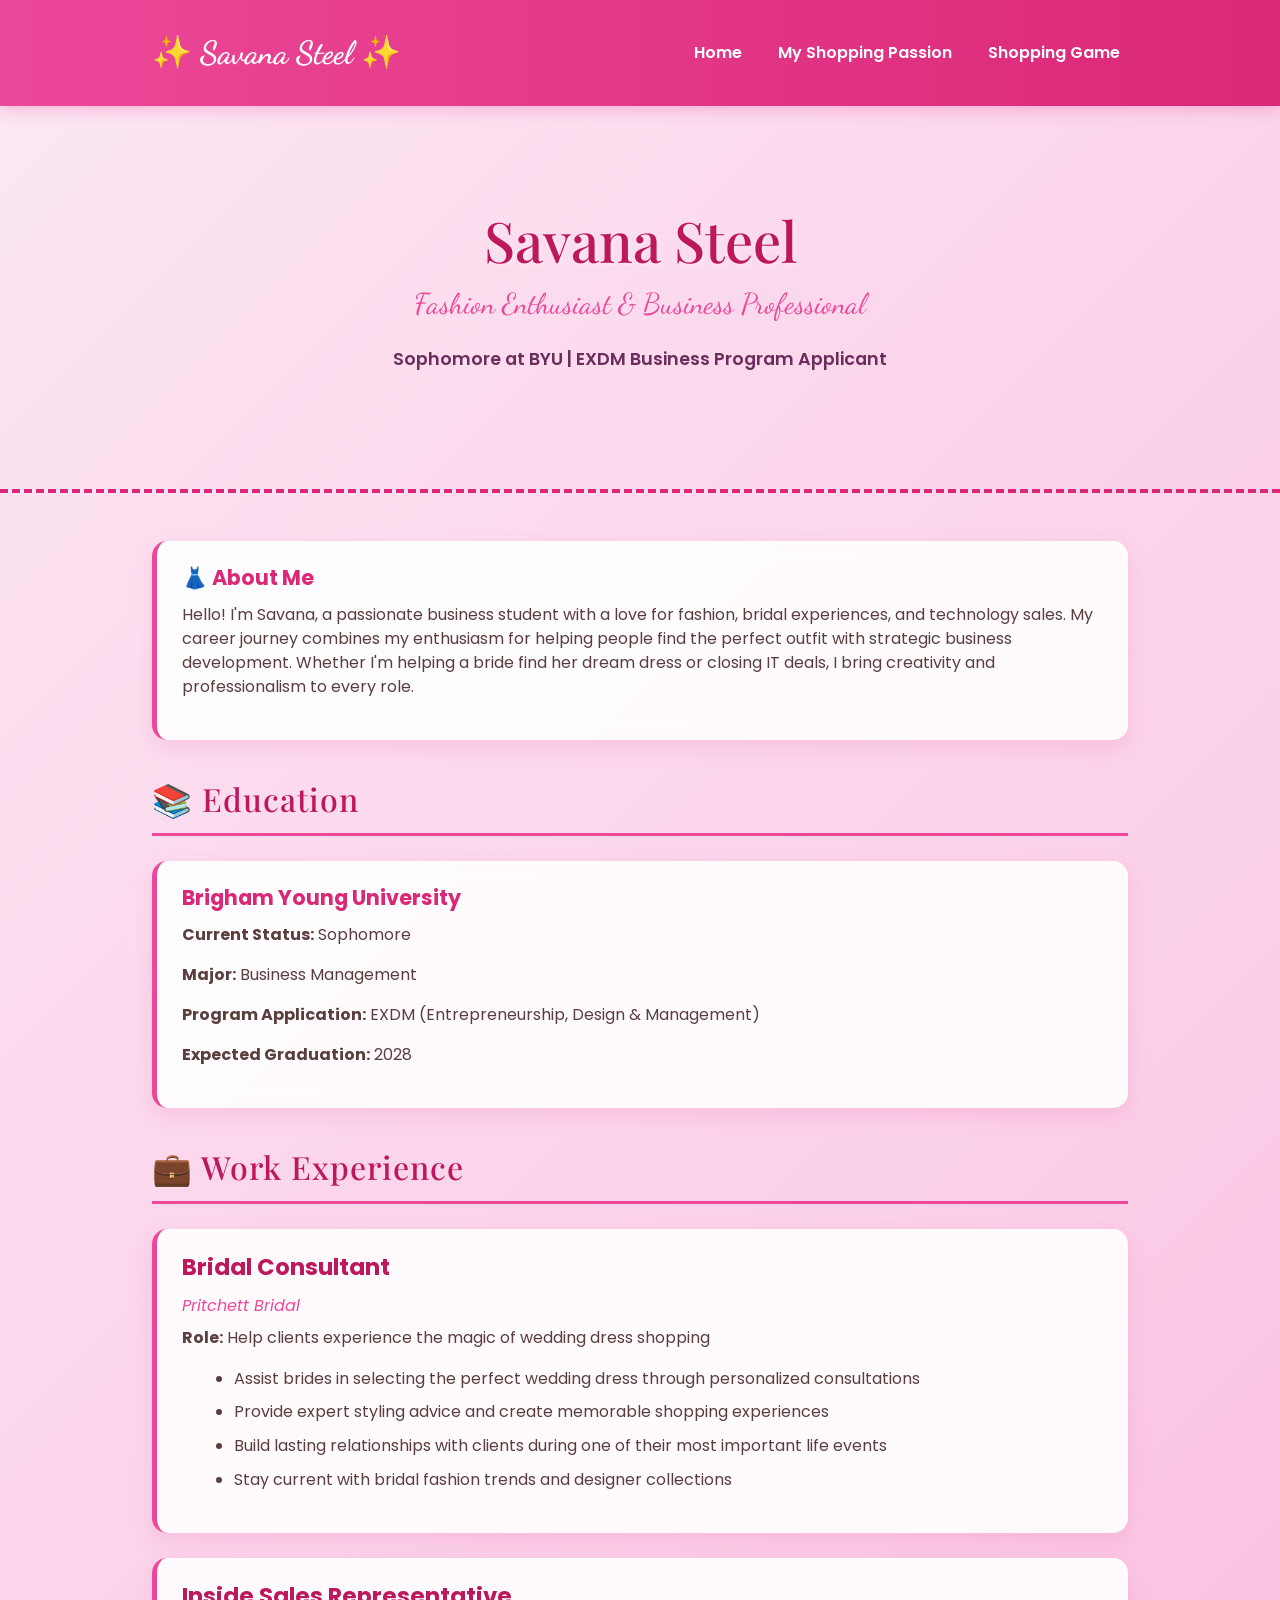
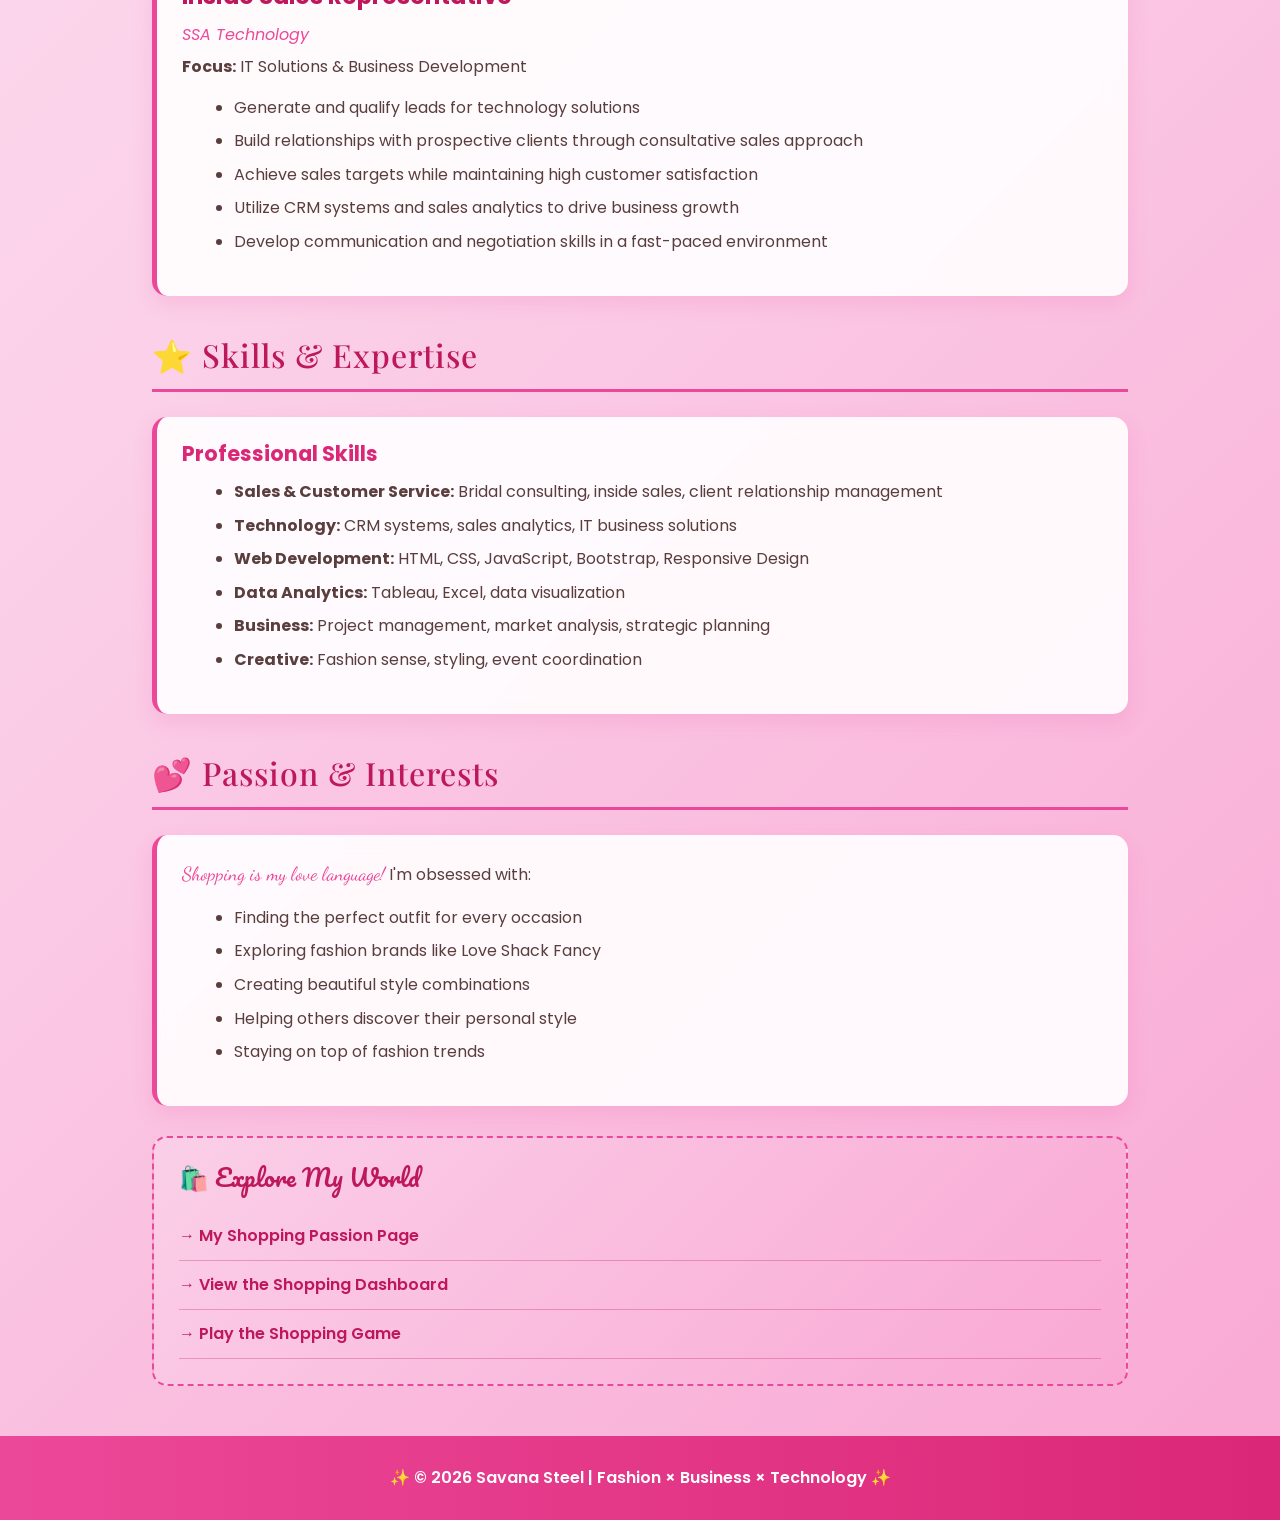
<file: index.html>
<!DOCTYPE html>
<html lang="en">
<head>
  <meta charset="UTF-8">
  <meta name="viewport" content="width=device-width, initial-scale=1.0">
  <title>Savana Steel - Shopping & Fashion</title>
  <link href="https://cdn.jsdelivr.net/npm/bootstrap@5.3.0/dist/css/bootstrap.min.css" rel="stylesheet">
  <link href="https://fonts.googleapis.com/css2?family=Playfair+Display:wght@700&family=Poppins:wght@400;600&family=Dancing+Script:wght@700&family=Pacifico&display=swap" rel="stylesheet">
  <style>
    * {
      margin: 0;
      padding: 0;
      box-sizing: border-box;
    }

    body {
      background: linear-gradient(135deg, #fce7f3 0%, #fbcfe8 50%, #f9a8d4 100%);
      color: #5a3e3e;
      font-family: 'Poppins', sans-serif;
      min-height: 100vh;
    }

    /* Navbar */
    .navbar {
      background: linear-gradient(90deg, #ec4899, #db2777) !important;
      box-shadow: 0 4px 15px rgba(236, 72, 153, 0.3);
      padding: 1.5rem;
    }

    .navbar-brand {
      font-family: 'Dancing Script', cursive;
      font-size: 2em;
      color: white !important;
      font-weight: 700;
    }

    .nav-link {
      color: white !important;
      font-weight: 600;
      margin-left: 20px;
      transition: all 0.3s ease;
      font-family: 'Poppins', sans-serif;
    }

    .nav-link:hover {
      color: #fef3c7 !important;
      transform: scale(1.05);
    }

    /* Hero Section */
    .hero {
      background: linear-gradient(135deg, #fce7f3, #fbcfe8);
      padding: 100px 0;
      text-align: center;
      border-bottom: 4px dashed #db2777;
    }

    .hero h1 {
      font-family: 'Playfair Display', serif;
      font-size: 3.5em;
      color: #be185d;
      margin-bottom: 10px;
      text-shadow: 2px 2px 4px rgba(255, 255, 255, 0.5);
    }

    .hero .tagline {
      font-family: 'Dancing Script', cursive;
      font-size: 1.8em;
      color: #ec4899;
      margin-bottom: 20px;
    }

    .hero .subtitle {
      font-size: 1.1em;
      color: #6b2d5c;
      font-weight: 600;
    }

    /* Main Content */
    .container {
      max-width: 1000px;
    }

    .section-title {
      font-family: 'Playfair Display', serif;
      font-size: 2em;
      color: #be185d;
      border-bottom: 3px solid #ec4899;
      padding-bottom: 15px;
      margin-top: 40px;
      margin-bottom: 25px;
      letter-spacing: 1px;
    }

    .resume-section {
      background: rgba(255, 255, 255, 0.9);
      padding: 25px;
      border-radius: 15px;
      margin-bottom: 25px;
      border-left: 5px solid #ec4899;
      box-shadow: 0 8px 20px rgba(236, 72, 153, 0.15);
      backdrop-filter: blur(10px);
    }

    .resume-section h3 {
      font-family: 'Poppins', sans-serif;
      font-weight: 700;
      color: #db2777;
      margin-top: 20px;
      margin-bottom: 12px;
      font-size: 1.3em;
    }

    .resume-section h3:first-child {
      margin-top: 0;
    }

    .job-title {
      font-family: 'Poppins', sans-serif;
      font-weight: 700;
      color: #be185d;
      font-size: 1.1em;
    }

    .company {
      color: #ec4899;
      font-style: italic;
      margin-bottom: 8px;
    }

    .resume-section ul {
      margin-left: 20px;
      color: #5a3e3e;
    }

    .resume-section li {
      margin-bottom: 8px;
      line-height: 1.6;
    }

    .fancy-accent {
      font-family: 'Dancing Script', cursive;
      font-size: 1.2em;
      color: #ec4899;
    }

    /* Quick Links */
    .quick-links {
      background: linear-gradient(135deg, #fbcfe8, #f9a8d4);
      padding: 25px;
      border-radius: 15px;
      margin: 30px 0;
      border: 2px dashed #ec4899;
    }

    .quick-links h4 {
      font-family: 'Pacifico', cursive;
      font-size: 1.5em;
      color: #be185d;
      margin-bottom: 20px;
    }

    .quick-links a {
      display: block;
      padding: 12px 0;
      color: #be185d;
      text-decoration: none;
      font-weight: 600;
      border-bottom: 1px solid rgba(190, 24, 93, 0.3);
      transition: all 0.3s ease;
    }

    .quick-links a:hover {
      color: #ec4899;
      padding-left: 10px;
      transform: translateX(5px);
    }

    /* Footer */
    footer {
      background: linear-gradient(90deg, #ec4899, #db2777);
      color: white;
      text-align: center;
      padding: 30px;
      margin-top: 50px;
      font-family: 'Poppins', sans-serif;
      font-weight: 600;
    }

    /* Responsive */
    @media (max-width: 768px) {
      .hero h1 {
        font-size: 2.5em;
      }

      .hero .tagline {
        font-size: 1.3em;
      }

      .section-title {
        font-size: 1.5em;
      }
    }
  </style>
</head>
<body>

<nav class="navbar navbar-expand-lg navbar-light">
  <div class="container">
    <a class="navbar-brand" href="index.html">✨ Savana Steel ✨</a>
    <button class="navbar-toggler" type="button" data-bs-toggle="collapse" data-bs-target="#navbarNav">
      <span class="navbar-toggler-icon"></span>
    </button>
    <div class="collapse navbar-collapse" id="navbarNav">
      <ul class="navbar-nav ms-auto">
        <li class="nav-item"><a class="nav-link" href="index.html">Home</a></li>
        <li class="nav-item"><a class="nav-link" href="scratch.html">My Shopping Passion</a></li>
        <li class="nav-item"><a class="nav-link" href="webapp.html">Shopping Game</a></li>
      </ul>
    </div>
  </div>
</nav>

<section class="hero">
  <div class="container">
    <h1>Savana Steel</h1>
    <p class="tagline">Fashion Enthusiast & Business Professional</p>
    <p class="subtitle">Sophomore at BYU | EXDM Business Program Applicant</p>
  </div>
</section>

<div class="container my-5">
  <div class="resume-section">
    <h3>👗 About Me</h3>
    <p>Hello! I'm Savana, a passionate business student with a love for fashion, bridal experiences, and technology sales. My career journey combines my enthusiasm for helping people find the perfect outfit with strategic business development. Whether I'm helping a bride find her dream dress or closing IT deals, I bring creativity and professionalism to every role.</p>
  </div>

  <h2 class="section-title">📚 Education</h2>
  <div class="resume-section">
    <h3>Brigham Young University</h3>
    <p><strong>Current Status:</strong> Sophomore</p>
    <p><strong>Major:</strong> Business Management</p>
    <p><strong>Program Application:</strong> EXDM (Entrepreneurship, Design & Management)</p>
    <p><strong>Expected Graduation:</strong> 2028</p>
  </div>

  <h2 class="section-title">💼 Work Experience</h2>
  
  <div class="resume-section">
    <h3><span class="job-title">Bridal Consultant</span></h3>
    <p class="company">Pritchett Bridal</p>
    <p><strong>Role:</strong> Help clients experience the magic of wedding dress shopping</p>
    <ul>
      <li>Assist brides in selecting the perfect wedding dress through personalized consultations</li>
      <li>Provide expert styling advice and create memorable shopping experiences</li>
      <li>Build lasting relationships with clients during one of their most important life events</li>
      <li>Stay current with bridal fashion trends and designer collections</li>
    </ul>
  </div>

  <div class="resume-section">
    <h3><span class="job-title">Inside Sales Representative</span></h3>
    <p class="company">SSA Technology</p>
    <p><strong>Focus:</strong> IT Solutions & Business Development</p>
    <ul>
      <li>Generate and qualify leads for technology solutions</li>
      <li>Build relationships with prospective clients through consultative sales approach</li>
      <li>Achieve sales targets while maintaining high customer satisfaction</li>
      <li>Utilize CRM systems and sales analytics to drive business growth</li>
      <li>Develop communication and negotiation skills in a fast-paced environment</li>
    </ul>
  </div>

  <h2 class="section-title">⭐ Skills & Expertise</h2>
  <div class="resume-section">
    <h3>Professional Skills</h3>
    <ul>
      <li><strong>Sales & Customer Service:</strong> Bridal consulting, inside sales, client relationship management</li>
      <li><strong>Technology:</strong> CRM systems, sales analytics, IT business solutions</li>
      <li><strong>Web Development:</strong> HTML, CSS, JavaScript, Bootstrap, Responsive Design</li>
      <li><strong>Data Analytics:</strong> Tableau, Excel, data visualization</li>
      <li><strong>Business:</strong> Project management, market analysis, strategic planning</li>
      <li><strong>Creative:</strong> Fashion sense, styling, event coordination</li>
    </ul>
  </div>

  <h2 class="section-title">💕 Passion & Interests</h2>
  <div class="resume-section">
    <p><span class="fancy-accent">Shopping is my love language!</span> I'm obsessed with:</p>
    <ul>
      <li>Finding the perfect outfit for every occasion</li>
      <li>Exploring fashion brands like Love Shack Fancy</li>
      <li>Creating beautiful style combinations</li>
      <li>Helping others discover their personal style</li>
      <li>Staying on top of fashion trends</li>
    </ul>
  </div>

  <div class="quick-links">
    <h4>🛍️ Explore My World</h4>
    <a href="scratch.html">→ My Shopping Passion Page</a>
    <a href="scratch.html#shopping-tips">→ View the Shopping Dashboard</a>
    <a href="webapp.html">→ Play the Shopping Game</a>
  </div>

</div>

<footer>
  <p class="mb-0">✨ © 2026 Savana Steel | Fashion × Business × Technology ✨</p>
</footer>

<script src="https://cdn.jsdelivr.net/npm/bootstrap@5.3.0/dist/js/bootstrap.bundle.min.js"></script>
</body>
</html>
</file>
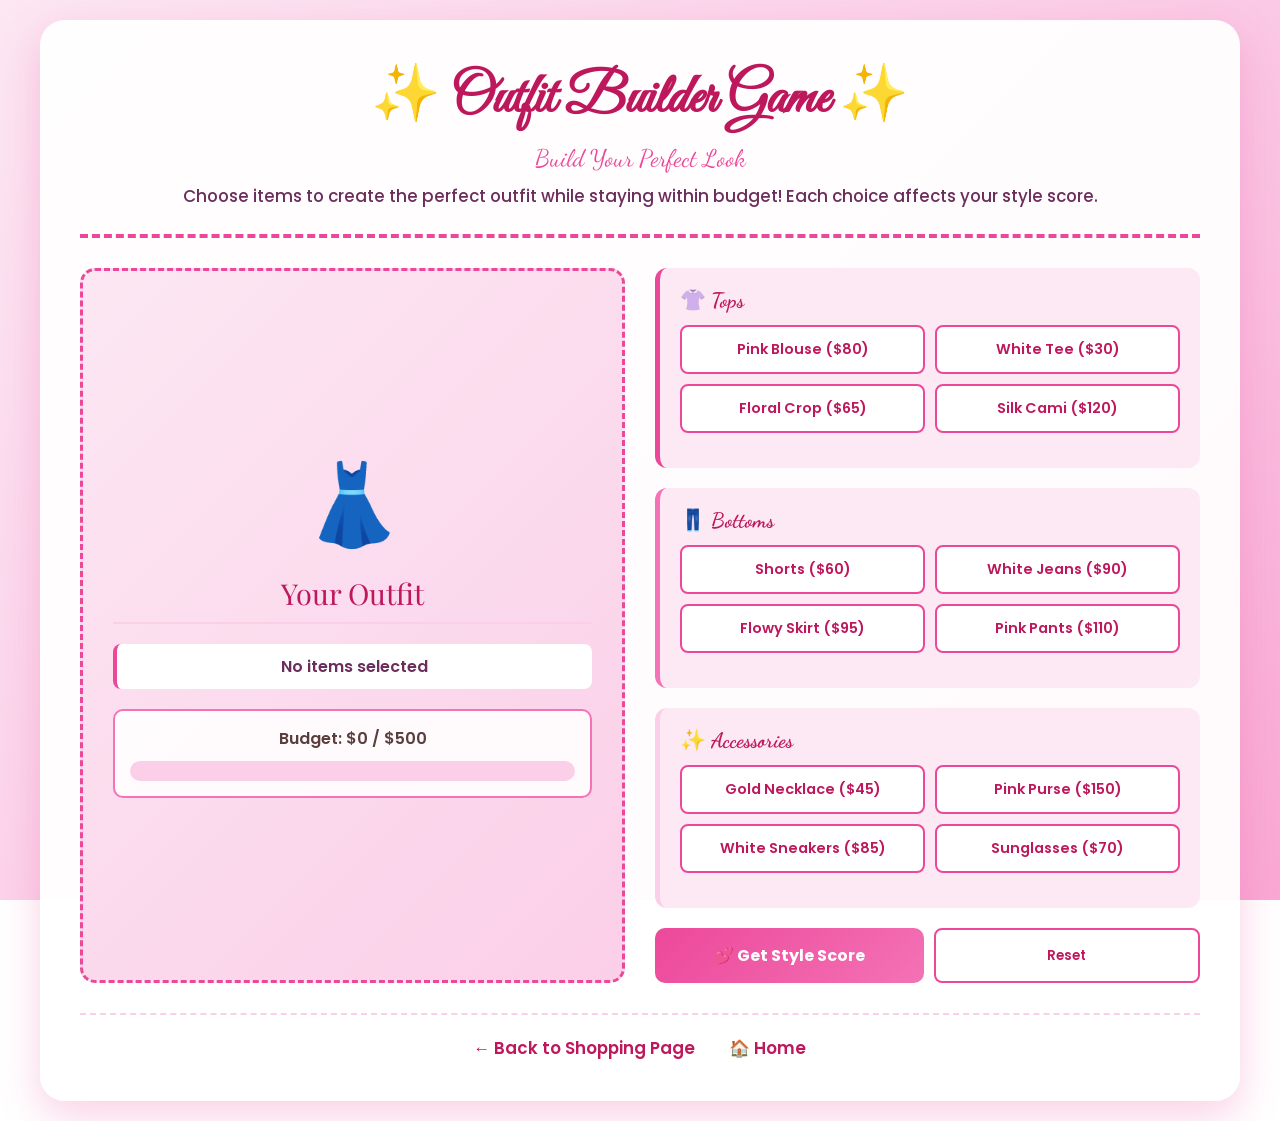
<file: webapp.html>
<!DOCTYPE html>
<html lang="en">
<head>
  <meta charset="UTF-8">
  <meta name="viewport" content="width=device-width, initial-scale=1.0">
  <title>Fashion Outfit Builder Game - Savana's Shopping Game</title>
  <link href="https://fonts.googleapis.com/css2?family=Playfair+Display:wght@700&family=Poppins:wght@400;600;700&family=Dancing+Script:wght@700&family=Great+Vibes&display=swap" rel="stylesheet">
  <style>
    * {
      margin: 0;
      padding: 0;
      box-sizing: border-box;
    }

    body {
      font-family: 'Poppins', sans-serif;
      background: linear-gradient(135deg, #fce7f3 0%, #fbcfe8 50%, #f9a8d4 100%);
      background-attachment: fixed;
      color: #5a3e3e;
      min-height: 100vh;
      padding: 20px;
    }

    .container {
      max-width: 1200px;
      margin: 0 auto;
      background: rgba(255, 255, 255, 0.95);
      border-radius: 25px;
      padding: 40px;
      box-shadow: 0 15px 40px rgba(236, 72, 153, 0.25);
    }

    header {
      text-align: center;
      margin-bottom: 30px;
      border-bottom: 4px dashed #ec4899;
      padding-bottom: 25px;
    }

    h1 {
      font-family: 'Great Vibes', cursive;
      font-size: 3.5em;
      color: #be185d;
      margin-bottom: 10px;
    }

    .subtitle {
      font-family: 'Dancing Script', cursive;
      font-size: 1.5em;
      color: #ec4899;
      margin-bottom: 10px;
    }

    .intro-text {
      color: #6b2d5c;
      font-size: 1.05em;
      font-weight: 500;
    }

    .game-wrapper {
      display: grid;
      grid-template-columns: 1fr 1fr;
      gap: 30px;
      margin-bottom: 30px;
    }

    .section-title {
      font-family: 'Playfair Display', serif;
      font-size: 1.8em;
      color: #be185d;
      margin-bottom: 20px;
      border-bottom: 2px solid #fbcfe8;
      padding-bottom: 10px;
    }

    /* Left Panel - Outfit Preview */
    .outfit-preview {
      background: linear-gradient(135deg, #fce7f3, #fbcfe8);
      padding: 30px;
      border-radius: 15px;
      border: 3px dashed #ec4899;
      display: flex;
      flex-direction: column;
      align-items: center;
      justify-content: center;
      min-height: 400px;
    }

    .outfit-display {
      font-size: 5em;
      margin-bottom: 20px;
      height: 100px;
      display: flex;
      align-items: center;
    }

    .outfit-details {
      text-align: center;
      width: 100%;
    }

    .outfit-item {
      background: white;
      padding: 10px 15px;
      border-radius: 8px;
      margin: 8px 0;
      border-left: 4px solid #ec4899;
      font-weight: 600;
      color: #6b2d5c;
    }

    .budget-info {
      margin-top: 20px;
      padding: 15px;
      background: rgba(255, 255, 255, 0.9);
      border-radius: 10px;
      border: 2px solid #f472b6;
      font-weight: 600;
    }

    .budget-bar {
      width: 100%;
      height: 20px;
      background: #fbcfe8;
      border-radius: 10px;
      margin-top: 10px;
      overflow: hidden;
    }

    .budget-used {
      height: 100%;
      background: linear-gradient(90deg, #ec4899, #f472b6);
      transition: width 0.3s ease;
    }

    /* Right Panel - Controls */
    .controls {
      display: flex;
      flex-direction: column;
      gap: 20px;
    }

    .control-section {
      background: rgba(252, 231, 243, 0.9);
      padding: 20px;
      border-radius: 12px;
      border-left: 5px solid;
    }

    .control-section:nth-child(1) { border-left-color: #ec4899; }
    .control-section:nth-child(2) { border-left-color: #f472b6; }
    .control-section:nth-child(3) { border-left-color: #fbcfe8; }

    .control-section h3 {
      font-family: 'Dancing Script', cursive;
      font-size: 1.3em;
      color: #be185d;
      margin-bottom: 12px;
    }

    .button-group {
      display: grid;
      grid-template-columns: 1fr 1fr;
      gap: 10px;
      margin-bottom: 15px;
    }

    .item-btn {
      padding: 12px;
      border: 2px solid #ec4899;
      background: white;
      color: #be185d;
      border-radius: 8px;
      cursor: pointer;
      font-weight: 600;
      font-family: 'Poppins', sans-serif;
      font-size: 0.9em;
      transition: all 0.3s ease;
    }

    .item-btn:hover {
      background: #ec4899;
      color: white;
      transform: translateY(-2px);
      box-shadow: 0 4px 10px rgba(236, 72, 153, 0.3);
    }

    .item-btn.active {
      background: #ec4899;
      color: white;
      box-shadow: inset 0 2px 5px rgba(0, 0, 0, 0.2);
    }

    .action-buttons {
      display: flex;
      gap: 10px;
    }

    .btn-primary {
      flex: 1;
      padding: 15px;
      background: linear-gradient(135deg, #ec4899, #f472b6);
      color: white;
      border: none;
      border-radius: 10px;
      font-weight: 700;
      font-family: 'Poppins', sans-serif;
      font-size: 1em;
      cursor: pointer;
      transition: all 0.3s ease;
    }

    .btn-primary:hover {
      transform: translateY(-3px);
      box-shadow: 0 8px 20px rgba(236, 72, 153, 0.4);
    }

    .btn-primary:active {
      transform: translateY(-1px);
    }

    .btn-secondary {
      flex: 1;
      padding: 12px;
      background: white;
      color: #be185d;
      border: 2px solid #ec4899;
      border-radius: 8px;
      font-weight: 600;
      font-family: 'Poppins', sans-serif;
      cursor: pointer;
      transition: all 0.3s ease;
    }

    .btn-secondary:hover {
      background: #fbcfe8;
      transform: translateY(-2px);
    }

    /* Score & Results */
    .results-panel {
      background: linear-gradient(135deg, #fbcfe8, #f9a8d4);
      padding: 25px;
      border-radius: 15px;
      text-align: center;
      border: 3px dashed #be185d;
      display: none;
    }

    .results-panel.show {
      display: block;
    }

    .results-panel h2 {
      font-family: 'Great Vibes', cursive;
      font-size: 2.5em;
      color: #be185d;
      margin-bottom: 15px;
    }

    .score {
      font-size: 1.3em;
      color: #6b2d5c;
      font-weight: 700;
      margin: 15px 0;
    }

    .style-rating {
      font-family: 'Dancing Script', cursive;
      font-size: 1.5em;
      color: #ec4899;
      margin-top: 15px;
      font-weight: 700;
    }

    /* Navigation */
    .nav-links {
      text-align: center;
      margin-top: 30px;
      padding-top: 20px;
      border-top: 2px dashed #fbcfe8;
    }

    .nav-links a {
      display: inline-block;
      margin: 0 15px;
      color: #be185d;
      text-decoration: none;
      font-weight: 600;
      transition: all 0.3s ease;
      font-size: 1.05em;
    }

    .nav-links a:hover {
      color: #ec4899;
      transform: scale(1.1);
    }

    /* Responsive */
    @media (max-width: 768px) {
      .game-wrapper {
        grid-template-columns: 1fr;
      }

      h1 {
        font-size: 2.5em;
      }

      .container {
        padding: 20px;
      }
    }
  </style>
</head>
<body>

<div class="container">
  <header>
    <h1>✨ Outfit Builder Game ✨</h1>
    <p class="subtitle">Build Your Perfect Look</p>
    <p class="intro-text">Choose items to create the perfect outfit while staying within budget! Each choice affects your style score.</p>
  </header>

  <div class="game-wrapper">
    <!-- Left: Outfit Preview -->
    <div class="outfit-preview">
      <div class="outfit-display" id="outfitDisplay">👗</div>
      <div class="outfit-details">
        <div class="section-title">Your Outfit</div>
        <div id="outfitList">
          <div class="outfit-item">No items selected</div>
        </div>
        <div class="budget-info">
          <div>Budget: <span id="budgetUsed">$0</span> / $500</div>
          <div class="budget-bar">
            <div class="budget-used" id="budgetBar" style="width: 0%"></div>
          </div>
        </div>
      </div>
    </div>

    <!-- Right: Controls -->
    <div class="controls">
      <!-- Tops -->
      <div class="control-section">
        <h3>👚 Tops</h3>
        <div class="button-group">
          <button class="item-btn" onclick="selectItem('top', 'Pink Blouse', 80, this)">Pink Blouse ($80)</button>
          <button class="item-btn" onclick="selectItem('top', 'White Tee', 30, this)">White Tee ($30)</button>
          <button class="item-btn" onclick="selectItem('top', 'Floral Crop Top', 65, this)">Floral Crop ($65)</button>
          <button class="item-btn" onclick="selectItem('top', 'Silk Cami', 120, this)">Silk Cami ($120)</button>
        </div>
      </div>

      <!-- Bottoms -->
      <div class="control-section">
        <h3>👖 Bottoms</h3>
        <div class="button-group">
          <button class="item-btn" onclick="selectItem('bottom', 'Denim Shorts', 60, this)">Shorts ($60)</button>
          <button class="item-btn" onclick="selectItem('bottom', 'White Jeans', 90, this)">White Jeans ($90)</button>
          <button class="item-btn" onclick="selectItem('bottom', 'Flowy Skirt', 95, this)">Flowy Skirt ($95)</button>
          <button class="item-btn" onclick="selectItem('bottom', 'Pink Pants', 110, this)">Pink Pants ($110)</button>
        </div>
      </div>

      <!-- Accessories -->
      <div class="control-section">
        <h3>✨ Accessories</h3>
        <div class="button-group">
          <button class="item-btn" onclick="selectItem('accessory', 'Gold Necklace', 45, this)">Gold Necklace ($45)</button>
          <button class="item-btn" onclick="selectItem('accessory', 'Pink Purse', 150, this)">Pink Purse ($150)</button>
          <button class="item-btn" onclick="selectItem('accessory', 'White Sneakers', 85, this)">White Sneakers ($85)</button>
          <button class="item-btn" onclick="selectItem('accessory', 'Sunglasses', 70, this)">Sunglasses ($70)</button>
        </div>
      </div>

      <!-- Action Buttons -->
      <div class="action-buttons">
        <button class="btn-primary" onclick="submitOutfit()">💕 Get Style Score</button>
        <button class="btn-secondary" onclick="resetGame()">Reset</button>
      </div>
    </div>
  </div>

  <!-- Results -->
  <div class="results-panel" id="resultsPanel">
    <h2 id="resultTitle">Amazing!</h2>
    <div class="score">Total Cost: <span id="totalCost">$0</span></div>
    <div class="score" id="budgetComment"></div>
    <div class="style-rating" id="styleRating">⭐⭐⭐⭐⭐</div>
    <p style="margin-top: 15px; color: #6b2d5c;"><strong id="styleComment">Your outfit is incredible!</strong></p>
    <button class="btn-primary" style="margin-top: 20px; width: 80%;" onclick="resetGame()">Try Another Outfit</button>
  </div>

  <div class="nav-links">
    <a href="scratch.html">← Back to Shopping Page</a>
    <a href="index.html">🏠 Home</a>
  </div>
</div>

<script>
  let selectedItems = {
    top: null,
    bottom: null,
    accessory: null
  };

  let itemDetails = {
    top: {},
    bottom: {},
    accessory: {}
  };

  function selectItem(category, itemName, price, button) {
    selectedItems[category] = itemName;
    itemDetails[category] = { name: itemName, price: price };
    updateDisplay();
    
    // Visual feedback
    if (button) {
      button.classList.add('active');
      setTimeout(() => button.classList.remove('active'), 300);
    }
  }

  function updateDisplay() {
    let total = 0;
    let items = [];
    let emoji = '👗';

    if (selectedItems.top) {
      items.push(`👕 ${selectedItems.top}`);
      total += itemDetails.top.price;
    }
    if (selectedItems.bottom) {
      items.push(`👖 ${selectedItems.bottom}`);
      total += itemDetails.bottom.price;
      if (selectedItems.bottom.includes('Skirt')) emoji = '👗';
    }
    if (selectedItems.accessory) {
      items.push(`✨ ${selectedItems.accessory}`);
      total += itemDetails.accessory.price;
    }

    document.getElementById('outfitDisplay').textContent = emoji;
    document.getElementById('outfitList').innerHTML = items.length > 0 
      ? items.map(item => `<div class="outfit-item">${item}</div>`).join('')
      : '<div class="outfit-item">No items selected</div>';

    document.getElementById('budgetUsed').textContent = '$' + total;
    
    let percentage = Math.min((total / 500) * 100, 100);
    document.getElementById('budgetBar').style.width = percentage + '%';
  }

  function submitOutfit() {
    const totalCost = (itemDetails.top.price || 0) + (itemDetails.bottom.price || 0) + (itemDetails.accessory.price || 0);
    
    if (totalCost === 0) {
      alert('Please select at least one item!');
      return;
    }

    let score = calculateStyle(totalCost);
    displayResults(totalCost, score);
  }

  function calculateStyle(totalCost) {
    let stylePoints = 0;
    let comment = '';

    // Check for good combinations
    if (selectedItems.top && selectedItems.bottom && selectedItems.accessory) {
      stylePoints += 2;
    } else if (selectedItems.top && selectedItems.bottom) {
      stylePoints += 1;
    }

    // Pink preference bonus
    if ((selectedItems.top && selectedItems.top.includes('Pink')) || 
        (selectedItems.bottom && selectedItems.bottom.includes('Pink'))) {
      stylePoints += 1;
    }

    // Budget balance
    if (totalCost >= 200 && totalCost <= 400) {
      stylePoints += 1;
      comment = 'Perfect budget balance!';
    } else if (totalCost > 400) {
      comment = 'Splurging on style!';
    } else {
      stylePoints += 0.5;
      comment = 'Budget-friendly choice!';
    }

    // Floral bonus
    if ((selectedItems.top && selectedItems.top.includes('Floral')) || 
        (selectedItems.bottom && selectedItems.bottom.includes('Floral'))) {
      stylePoints += 1;
      comment = 'Love that floral aesthetic!';
    }

    return Math.min(5, stylePoints);
  }

  function displayResults(totalCost, score) {
    const resultsPanel = document.getElementById('resultsPanel');
    const starsCount = Math.round(score);
    const stars = '⭐'.repeat(starsCount) + '☆'.repeat(5 - starsCount);

    let title = 'Fabulous! 💕';
    if (score >= 4) title = 'Stunning! 💕💕';
    if (score < 2) title = 'Good Try! 💕';

    document.getElementById('resultTitle').textContent = title;
    document.getElementById('totalCost').textContent = '$' + totalCost;
    document.getElementById('budgetComment').textContent = 'Budget Used: ' + Math.round((totalCost / 500) * 100) + '%';
    document.getElementById('styleRating').textContent = stars;
    document.getElementById('styleComment').textContent = getStyleComment(score);

    resultsPanel.classList.add('show');
    resultsPanel.scrollIntoView({ behavior: 'smooth' });
  }

  function getStyleComment(score) {
    if (score >= 4.5) return '✨ You have AMAZING style! Your outfit is Instagram-worthy!';
    if (score >= 3.5) return '💕 Beautiful combination! This outfit totally works!';
    if (score >= 2.5) return '👗 Nice effort! You\'re building a great look!';
    return '🛍️ Keep shopping! You\'ll find the perfect combo!';
  }

  function resetGame() {
    selectedItems = { top: null, bottom: null, accessory: null };
    itemDetails = { top: {}, bottom: {}, accessory: {} };
    document.getElementById('resultsPanel').classList.remove('show');
    document.querySelectorAll('.item-btn').forEach(btn => btn.classList.remove('active'));
    updateDisplay();
  }

  // Initialize display
  updateDisplay();
</script>

</body>
</html>
</file>
